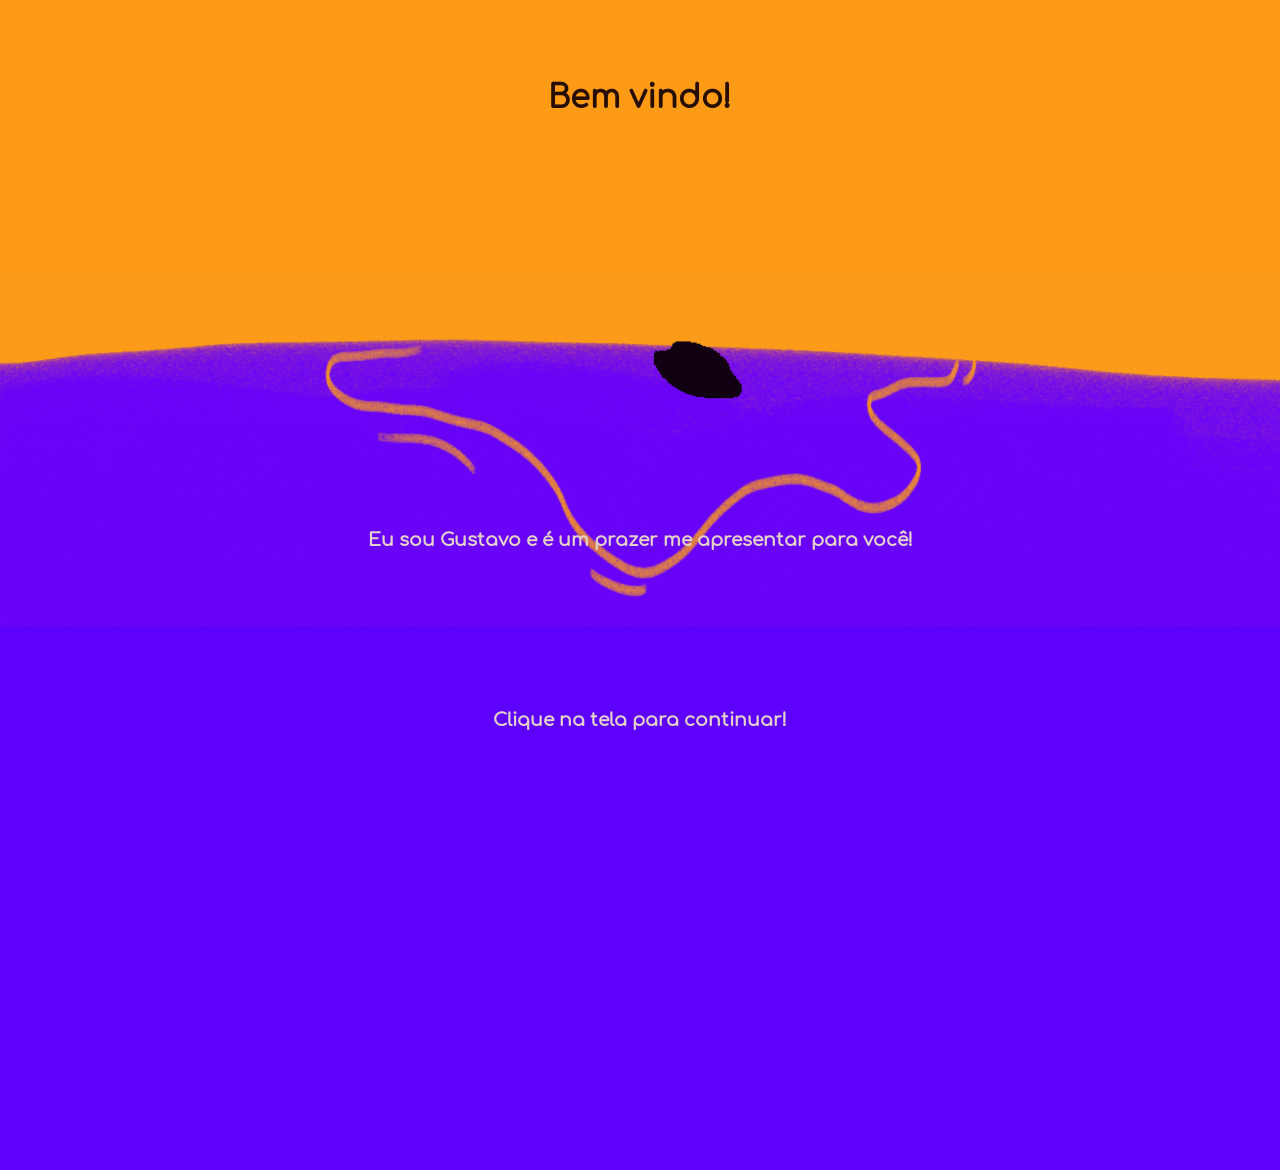
<file: index.html>
<!DOCTYPE html>
<html lang="pt-BR">
<head>
    <meta charset="UTF-8">
    <meta name="viewport" content="width=device-width, initial-scale=1.0">
    <title>Portfólio</title>
    <link rel="stylesheet" href="assets/css/style.css">
    <link rel="stylesheet" href="assets/css/primeiraAnimacao.css"> <!--Aqui ficará o estilo próprio de cada página-->
    <link rel="shortcut icon" href="assets/img/favicon/pato_mafioso.png" type="image/png">
</head>
<body>

    <div id="aguaEfeito">
        <img src="./assets/img/animatinos/agua-movendo.gif" alt="">
    </div>

    <div id="textos">
        <h1 id="textoDestaque">Bem vindo!</h1>
        <h3 id="fraseBoasVindas">Eu sou Gustavo e é um prazer me apresentar para você!</h3>
        <h3 id="textoContinuar">Clique na tela para continuar!</h3>
        <div id="patoEfeito">
            <img src="./assets/img/animatinos/pato-movendo.gif" alt="">
        </div>
    </div>

    <a href="home.html" id="aperteContinuar">
    </a>

    <div vw class="enabled">
        <div vw-access-button class="active"></div>
        <div vw-plugin-wrapper>
            <div class="vw-plugin-top-wrapper"></div>
        </div>
    </div>
    <script src="https://vlibras.gov.br/app/vlibras-plugin.js"></script>
    <script>
        new window.VLibras.Widget('https://vlibras.gov.br/app');
    </script>
</body>
</html>
</file>
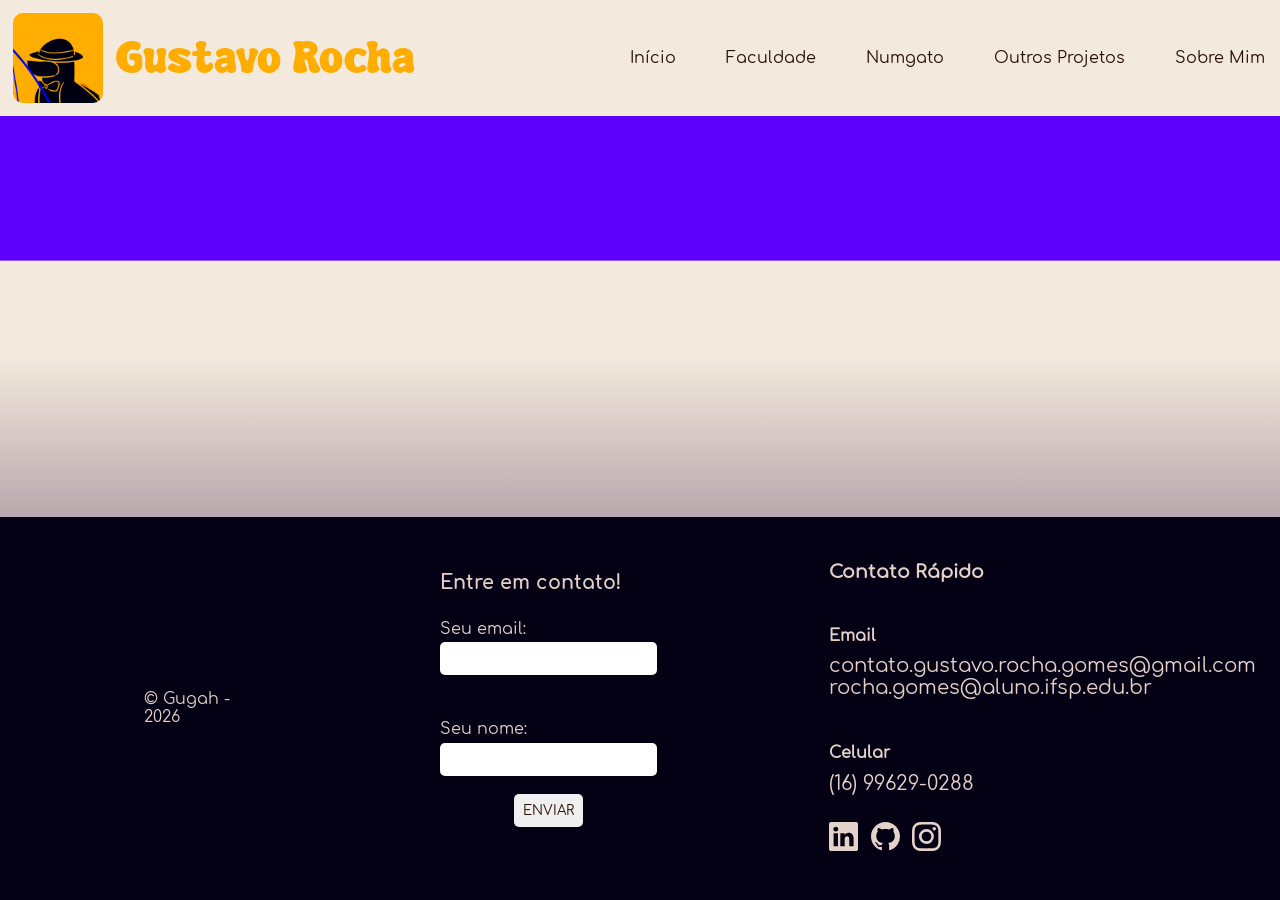
<file: base.html>
<!DOCTYPE html>
<html lang="pt-BR">
<head>
    <meta charset="UTF-8">
    <meta name="viewport" content="width=device-width, initial-scale=1.0">
    <title>Portfólio</title>
    <link rel="stylesheet" href="assets/css/style.css">
    <link rel="stylesheet" href="assets/css/home.css"> <!--Aqui ficará o estilo próprio de cada página-->
    <link rel="shortcut icon" href="/assets/img/favicon/pato_mafioso.png" type="image/png">
</head>
<body>
    
    <!-- CABEÇALHO -->
    <header>
        <!-- TITULO -->
        <section id="header-part1" class="header-contents">
            <img id="icon-cabecalho" src="/assets/img/icons/cabecalho/pato_mafioso.png" alt="">
            <p id="titulo-cabecalho">Gustavo Rocha</p>
        </section>

        <!-- NAVEGAÇÃO -->
        <section id="header-part2" class="header-contents">
            <nav id="nav-cabecalho">
                <ul id="header-lista" class="lista">
                    <li><a href="">Início</a></li>
                    <li><a href="">Faculdade</a></li>
                    <li><a href="">Numgato</a></li>
                    <li><a href="">Outros Projetos</a></li>
                    <li><a href="">Sobre Mim</a></li>
                </ul>
            </nav>
        </section>
    </header>


    <!-- CONTEÚDO PRINCIPAL -->
    <main>

    </main>


    <!-- RODAPÉ -->
    <footer>
        <!-- COPYRIGHT -->
        <section id="section-copyright">
            <p>&copy; Gugah - 2026</p>
        </section>

        <!-- CONTATO -->
        <section id="section-contato">
            <div id="contato-rapido">
                <p>Entre em contato!</p>
                <form action="https://formspree.io/f/xdajelzj" method="post">
                    <label for="email">Seu email: </label>
                    <input type="email" name="email" id="email">
                    <label for="nome">Seu nome:</label>
                    <input type="text" name="nome" id="nome">
                    <input type="submit" value="Enviar">
                </form>
            </div>
        </section>

        <!-- OUTROS CONTATOS -->
        <section id="section-outros-contatos">
            <div id="outros-contatos">
                <h3>Contato Rápido</h3>
                <!-- EMAIL -->
                <div>
                    <h4>Email</h4>
                    <p>contato.gustavo.rocha.gomes@gmail.com</p>
                    <p>rocha.gomes@aluno.ifsp.edu.br</p>
                </div>
                <!-- TELEFONE -->
                <div>
                    <h4>Celular</h4>
                    <p>(16) 99629-0288</p>
                </div>
            </div>
            <div id="nav-redes-sociais">
                <ul>
                    <li><a target="_blank" href="https://www.linkedin.com/in/gustavo-rocha-gomes"><img src="/assets/img/icons/footer/linkedin.svg" alt=""></a></li>
                    <li><a target="_blank" href="https://github.com/gugah-com-h"><img src="/assets/img/icons/footer/github.svg" alt=""></a></li>
                    <li><a target="_blank" href="https://www.instagram.com/gugah_ya"><img src="/assets/img/icons/footer/instagram.svg" alt=""></a></li>
                </ul>
            </div>
        </section>
    </footer>

</body>
</html>
</file>
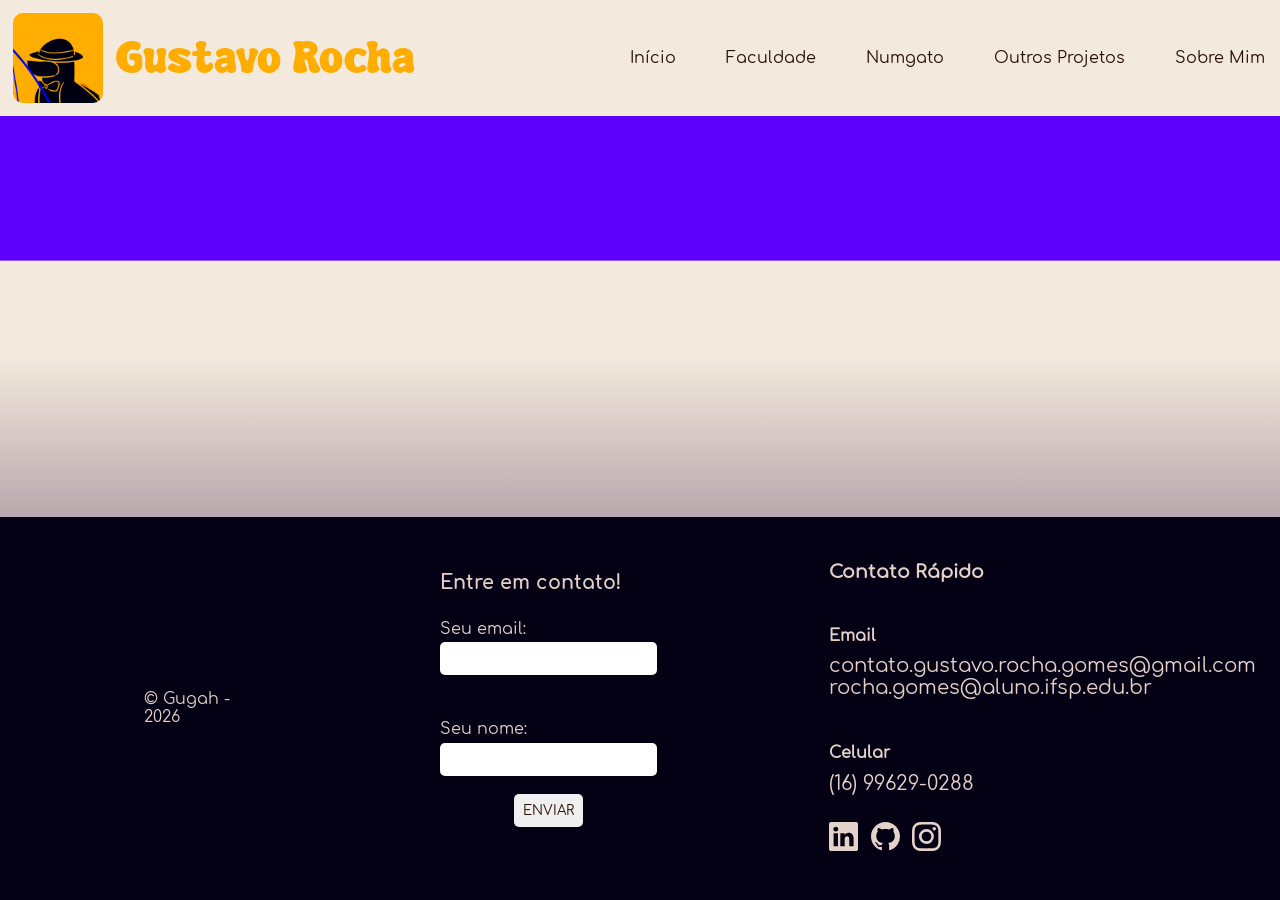
<file: faculdade.html>
<!DOCTYPE html>
<html lang="pt-BR">
<head>
    <meta charset="UTF-8">
    <meta name="viewport" content="width=device-width, initial-scale=1.0">
    <title>Portfólio</title>
    <link rel="stylesheet" href="assets/css/style.css">
    <link rel="stylesheet" href="assets/css/home.css"> <!--Aqui ficará o estilo próprio de cada página-->
    <link rel="shortcut icon" href="assets/img/favicon/pato_mafioso.png" type="image/png">
</head>
<body>
    
    <!-- CABEÇALHO -->
    <header>
        <!-- TITULO -->
        <section id="header-part1" class="header-contents">
            <img id="icon-cabecalho" src="assets/img/icons/cabecalho/pato_mafioso.png" alt="">
            <p id="titulo-cabecalho">Gustavo Rocha</p>
        </section>

        <!-- NAVEGAÇÃO -->
        <section id="header-part2" class="header-contents">
            <nav id="nav-cabecalho">
                <ul id="header-lista" class="lista">
                    <li><a href="./home.html">Início</a></li>
                    <li><a href="./faculdade.html">Faculdade</a></li>
                    <li><a href="./numgato.html">Numgato</a></li>
                    <li><a href="./outros.html">Outros Projetos</a></li>
                    <li><a href="./sobre_mim.html">Sobre Mim</a></li>
                </ul>
            </nav>
        </section>
    </header>


    <!-- CONTEÚDO PRINCIPAL -->
    <main>

    </main>


    <!-- RODAPÉ -->
    <footer>
        <!-- COPYRIGHT -->
        <section id="section-copyright">
            <p>&copy; Gugah - 2026</p>
        </section>

        <!-- CONTATO -->
        <section id="section-contato">
            <div id="contato-rapido">
                <p>Entre em contato!</p>
                <form action="https://formspree.io/f/xdajelzj" method="post">
                    <label for="email">Seu email: </label>
                    <input type="email" name="email" id="email">
                    <label for="nome">Seu nome:</label>
                    <input type="text" name="nome" id="nome">
                    <input type="submit" value="Enviar">
                </form>
            </div>
        </section>

        <!-- OUTROS CONTATOS -->
        <section id="section-outros-contatos">
            <div id="outros-contatos">
                <h3>Contato Rápido</h3>
                <!-- EMAIL -->
                <div>
                    <h4>Email</h4>
                    <p>contato.gustavo.rocha.gomes@gmail.com</p>
                    <p>rocha.gomes@aluno.ifsp.edu.br</p>
                </div>
                <!-- TELEFONE -->
                <div>
                    <h4>Celular</h4>
                    <p>(16) 99629-0288</p>
                </div>
            </div>
            <div id="nav-redes-sociais">
                <ul>
                    <li><a target="_blank" href="https://www.linkedin.com/in/gustavo-rocha-gomes"><img src="assets/img/icons/footer/linkedin.svg" alt=""></a></li>
                    <li><a target="_blank" href="https://github.com/gugah-com-h"><img src="assets/img/icons/footer/github.svg" alt=""></a></li>
                    <li><a target="_blank" href="https://www.instagram.com/gugah_ya"><img src="assets/img/icons/footer/instagram.svg" alt=""></a></li>
                </ul>
            </div>
        </section>
    </footer>

    <div vw class="enabled">
        <div vw-access-button class="active"></div>
        <div vw-plugin-wrapper>
            <div class="vw-plugin-top-wrapper"></div>
        </div>
    </div>
    <script src="https://vlibras.gov.br/app/vlibras-plugin.js"></script>
    <script>
        new window.VLibras.Widget('https://vlibras.gov.br/app');
    </script>
</body>
</html>
</file>
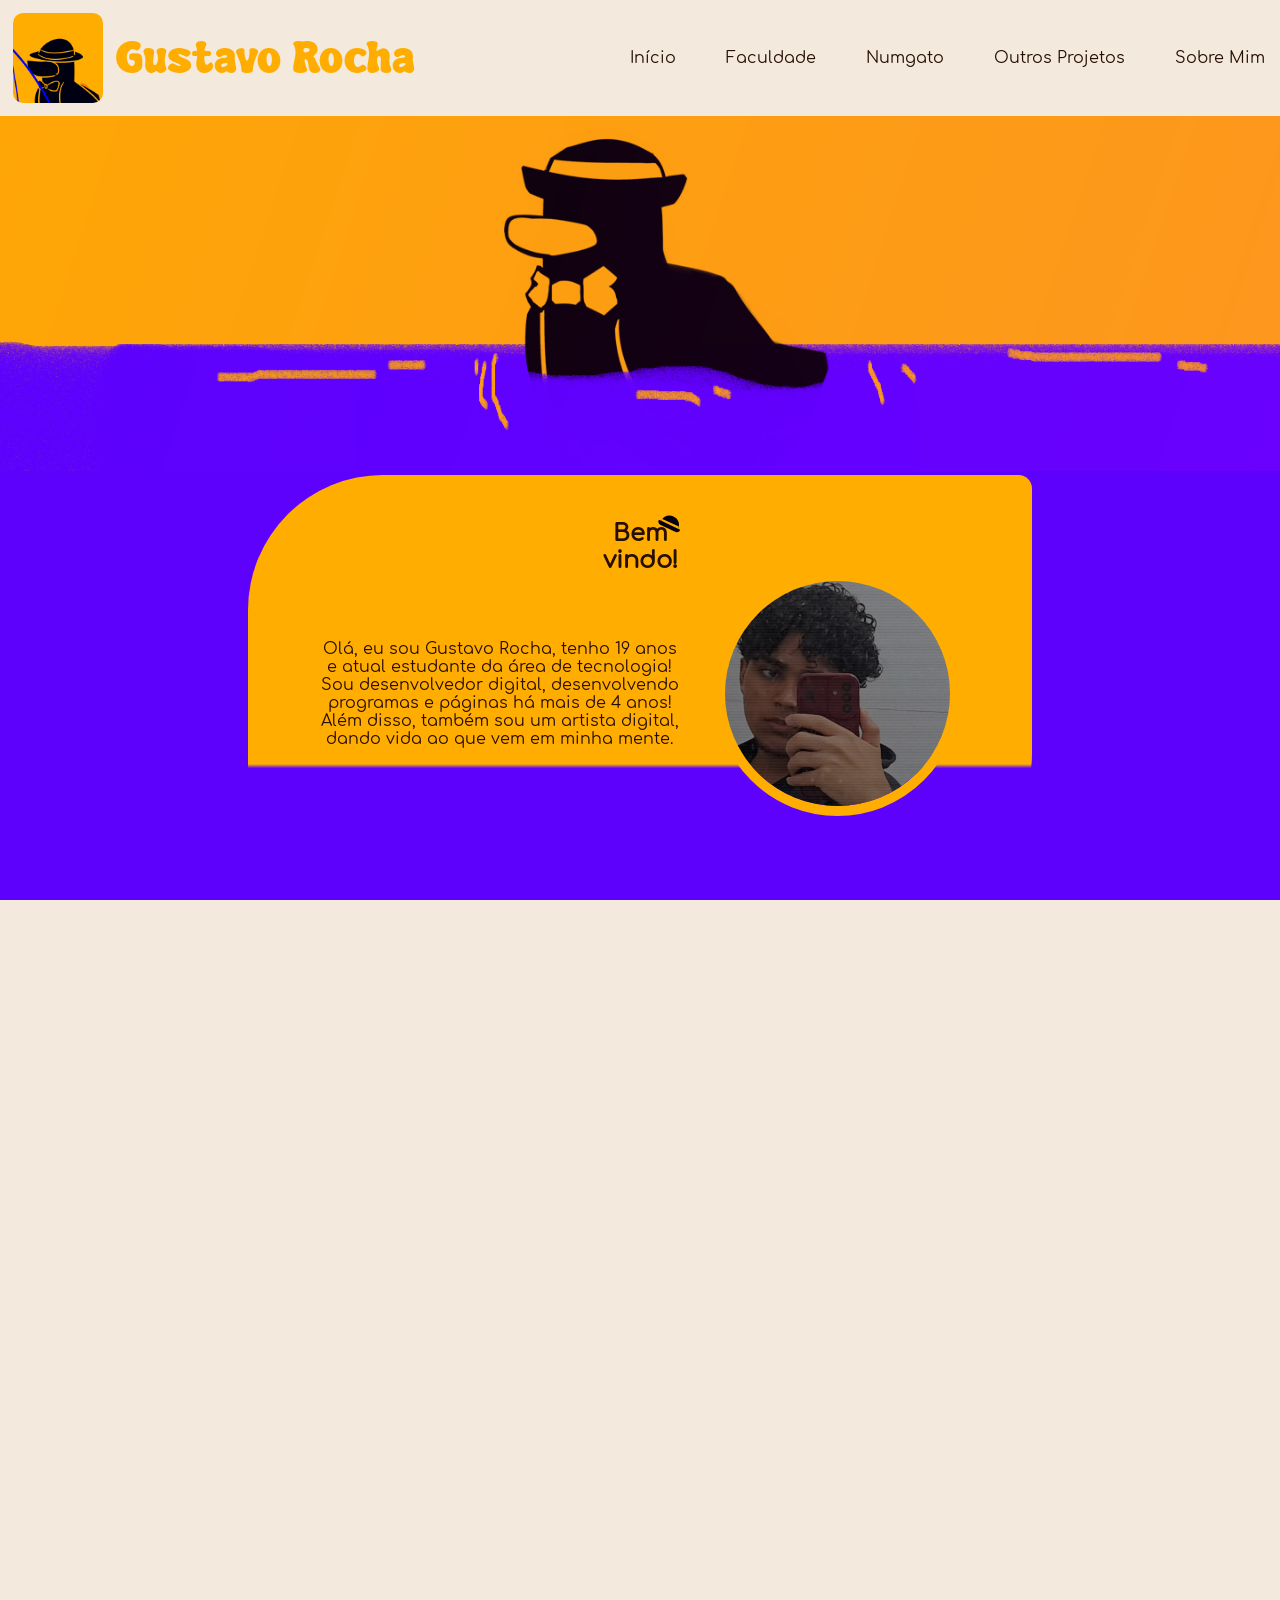
<file: home.html>
<!DOCTYPE html>
<html lang="pt-BR">
<head>
    <meta charset="UTF-8">
    <meta name="viewport" content="width=device-width, initial-scale=1.0">
    <title>Portfólio</title>
    <link rel="stylesheet" href="assets/css/style.css">
    <link rel="stylesheet" href="assets/css/home.css"> <!--Aqui ficará o estilo próprio de cada página-->
    <link rel="shortcut icon" href="assets/img/favicon/pato_mafioso.png" type="image/png">
</head>
<body>
    
    <!-- CABEÇALHO -->
    <header>
        <!-- TITULO -->
        <section id="header-part1" class="header-contents">
            <img id="icon-cabecalho" src="assets/img/icons/cabecalho/pato_mafioso.png" alt="">
            <p id="titulo-cabecalho">Gustavo Rocha</p>
        </section>

        <!-- NAVEGAÇÃO -->
        <section id="header-part2" class="header-contents">
            <nav id="nav-cabecalho">
                <ul id="header-lista" class="lista">
                    <li><a href="./home.html">Início</a></li>
                    <li><a href="./faculdade.html">Faculdade</a></li>
                    <li><a href="./numgato.html">Numgato</a></li>
                    <li><a href="./outros.html">Outros Projetos</a></li>
                    <li><a href="./sobre_mim.html">Sobre Mim</a></li>
                </ul>
            </nav>
        </section>
    </header>


    <!-- CONTEÚDO PRINCIPAL -->
    <main>
        <!-- BANNER -->
        <section id="banner">
            <img id="patoBanner" src="./assets/img/banners/PatoBanner.png" alt="Imagem lúdica de um pato com chapéu boiando na água.">
        </section>

        <!-- APRESENTAÇÃO -->
        <section id="apresentacaoPrincipal">
            <div id="tituloApresentacao">
                <h1>Bem vindo!</h1>
                <img src="./assets/img/icons/Chapeu.svg" id="chapeuTexto" alt="">
            </div>

            <div id="textoApresentacao">
                <p>Olá, eu sou Gustavo Rocha, tenho 19 anos e atual estudante da área de tecnologia! Sou desenvolvedor digital, desenvolvendo programas e páginas há mais de 4 anos! Além disso, também sou um artista digital, dando vida ao que vem em minha mente.</p>
                <img src="./assets/img/icons/apresentacao/foto_eu.jpeg" alt="">
            </div>
        </section>

        <section id="secaoProjetos">
            <h1>Meus Projetos</h1>
        </section>

        <!-- CARDS -->
        <section id="cardsProjetos">

            <section id="cardFaculdade" class="card">

                <!-- ============ METADE 1 ============ -->
                <div class="cardMetade1">
                    <!-- TITULO -->
                    <div class="tituloProjeto">
                        <h3>Faculdade</h3>
                    </div>

                    <!-- DESCRICAO -->
                    <div class="descricaoProjeto">
                        <p>Em todo momento do meu curso superior eu necessito de realizar projetos, tanto em grupo, quanto individuais.</p>
                    </div>

                    <div class="btnProjeto">
                        <button><a href="./faculdade.html">Saiba mais</a></button>
                    </div>
                </div>

                <!-- ============ METADE 2 ============ -->
                 <div class="cardMetade2">
                    <!-- IMAGEM -->
                    <div class="imgProjeto">
                        <img src="./assets/img/cards/faculdade.png" alt="">
                    </div>
                 </div>
            </section>

            <section id="cardNumgato" class="card">

                <!-- ============ METADE 2 ============ -->
                 <div class="cardMetade2">
                    <!-- IMAGEM -->
                    <div class="imgProjeto">
                        <img src="./assets/img/cards/numgato.png" alt="">
                    </div>
                 </div>

                <!-- ============ METADE 1 ============ -->
                <div class="cardMetade1">
                    <!-- TITULO -->
                    <div class="tituloProjeto">
                        <h3>Numgato</h3>
                    </div>

                    <!-- DESCRICAO -->
                    <div class="descricaoProjeto">
                        <p>Numgato originalmente foi meu projeto de TCC do Ensino Médio Técnico, que tem como objetivo principal auxiliar no estudo de matemática de crianças pequenas de maneira lúdica.</p>
                    </div>

                    <div class="btnProjeto">
                        <button><a href="./numgato.html">Saiba mais</a></button>
                    </div>
                </div>

            </section>

            <section id="cardOutros" class="card">

                <!-- ============ METADE 1 ============ -->
                <div class="cardMetade1">
                    <!-- TITULO -->
                    <div class="tituloProjeto">
                        <h3>Outros Projetos</h3>
                    </div>

                    <!-- DESCRICAO -->
                    <div class="descricaoProjeto">
                        <p>Além dos projetos comuns que realizei na escola e faculdade, também possuo pequenos projetos que desenvolvo no tempo livre.</p>
                    </div>

                    <div class="btnProjeto">
                        <button><a href="./outros.html">Saiba mais</a></button>
                    </div>
                </div>

                <!-- ============ METADE 2 ============ -->
                 <div class="cardMetade2">
                    <!-- IMAGEM -->
                    <div class="imgProjeto">
                        <img src="./assets/img/cards/outros.png" alt="">
                    </div>
                 </div>
            </section>

        </section>

        <!-- ANIMAÇÃO -->
        <div id="transicaoBackground">
        </div>
        <div id="transicaoAgua">
            <img src="assets/img/animatinos/agua-movendo-transparente.gif" alt="">
        </div>
    </main>


    <!-- RODAPÉ -->
    <footer>
        <!-- COPYRIGHT -->
        <section id="section-copyright">
            <p>&copy; Gugah - 2026</p>
        </section>

        <!-- CONTATO -->
        <section id="section-contato">
            <div id="contato-rapido">
                <p>Entre em contato!</p>
                <form action="https://formspree.io/f/xdajelzj" method="post">
                    <label for="email">Seu email: </label>
                    <input type="email" name="email" id="email">
                    <label for="nome">Seu nome:</label>
                    <input type="text" name="nome" id="nome">
                    <input type="submit" value="Enviar">
                </form>
            </div>
        </section>

        <!-- OUTROS CONTATOS -->
        <section id="section-outros-contatos">
            <div id="outros-contatos">
                <h3>Contato Rápido</h3>
                <!-- EMAIL -->
                <div>
                    <h4>Email</h4>
                    <p>contato.gustavo.rocha.gomes@gmail.com</p>
                    <p>rocha.gomes@aluno.ifsp.edu.br</p>
                </div>
                <!-- TELEFONE -->
                <div>
                    <h4>Celular</h4>
                    <p>(16) 99629-0288</p>
                </div>
            </div>
            <div id="nav-redes-sociais">
                <ul>
                    <li><a target="_blank" href="https://www.linkedin.com/in/gustavo-rocha-gomes"><img src="assets/img/icons/footer/linkedin.svg" alt=""></a></li>
                    <li><a target="_blank" href="https://github.com/gugah-com-h"><img src="assets/img/icons/footer/github.svg" alt=""></a></li>
                    <li><a target="_blank" href="https://www.instagram.com/gugah_ya"><img src="assets/img/icons/footer/instagram.svg" alt=""></a></li>
                </ul>
            </div>
        </section>
    </footer>

    <div vw class="enabled">
        <div vw-access-button class="active"></div>
        <div vw-plugin-wrapper>
            <div class="vw-plugin-top-wrapper"></div>
        </div>
    </div>
    <script src="https://vlibras.gov.br/app/vlibras-plugin.js"></script>
    <script>
        new window.VLibras.Widget('https://vlibras.gov.br/app');
    </script>
</body>
</html>
</file>
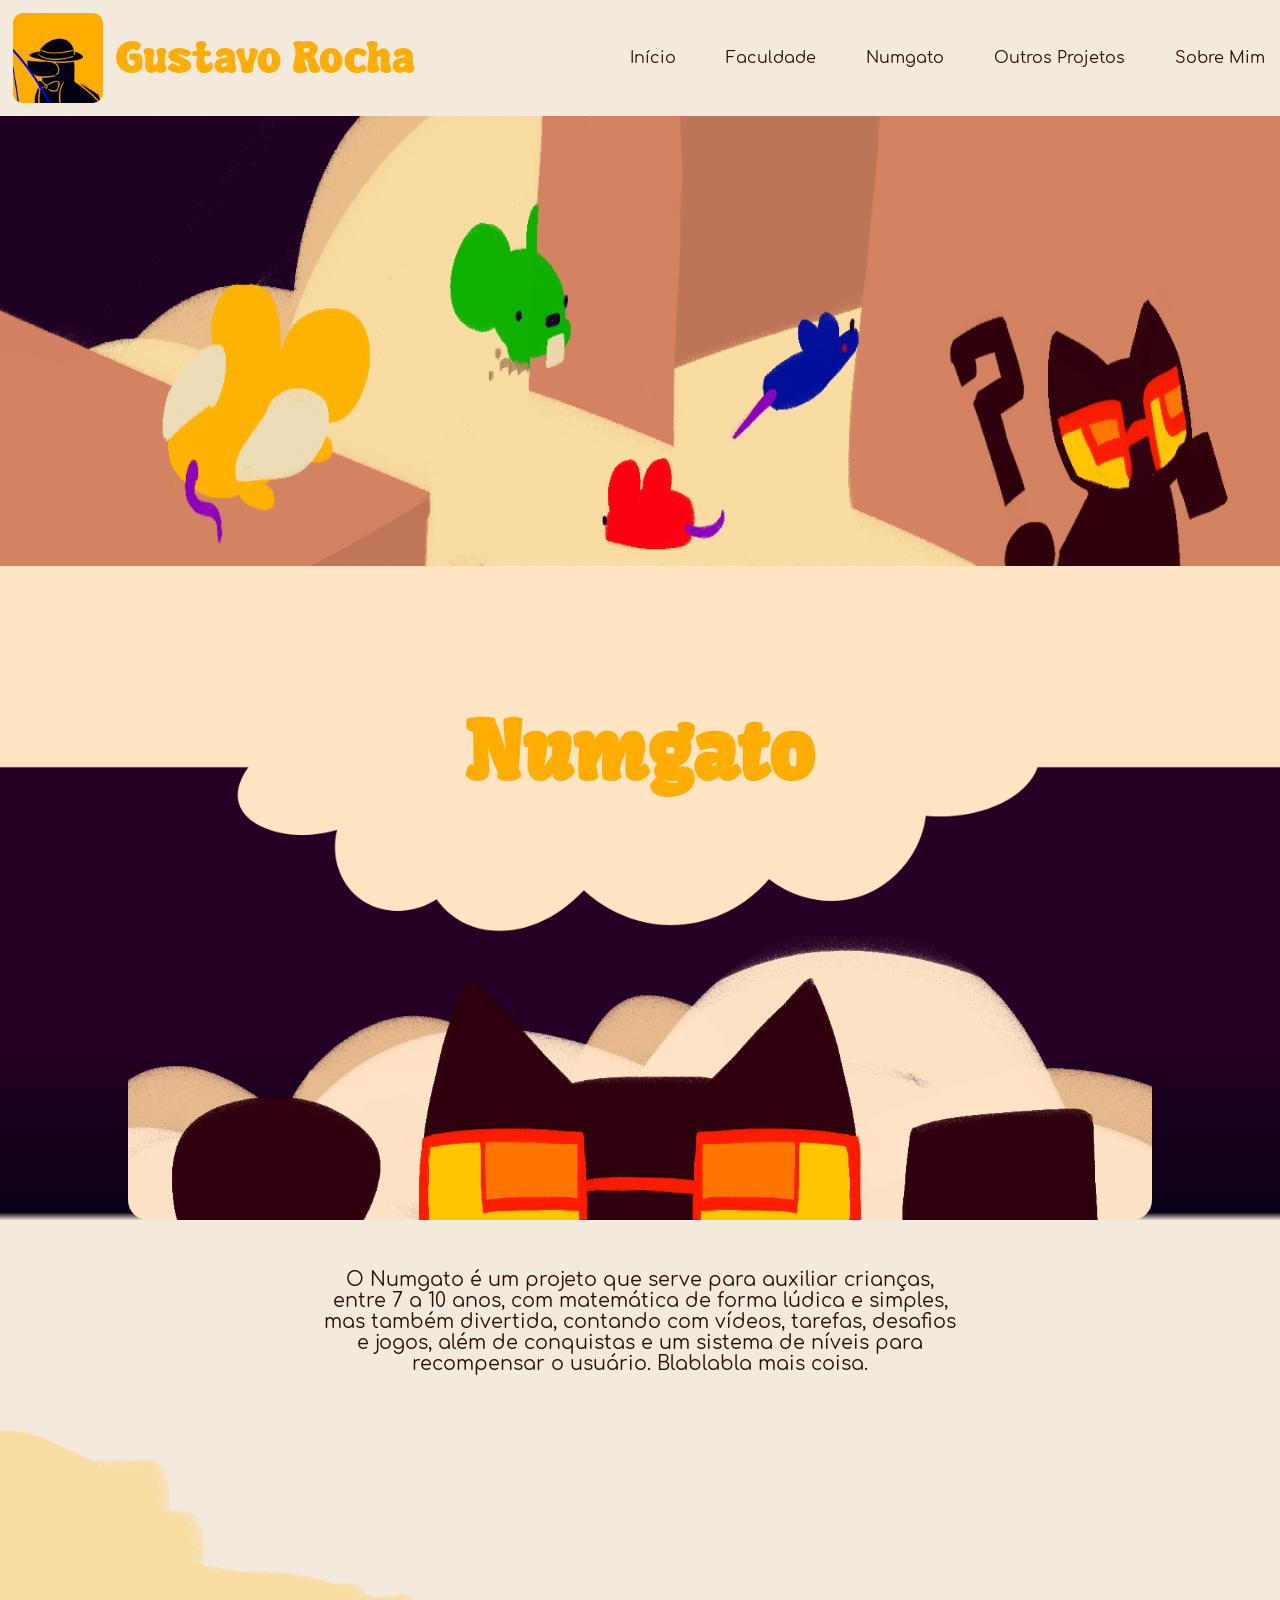
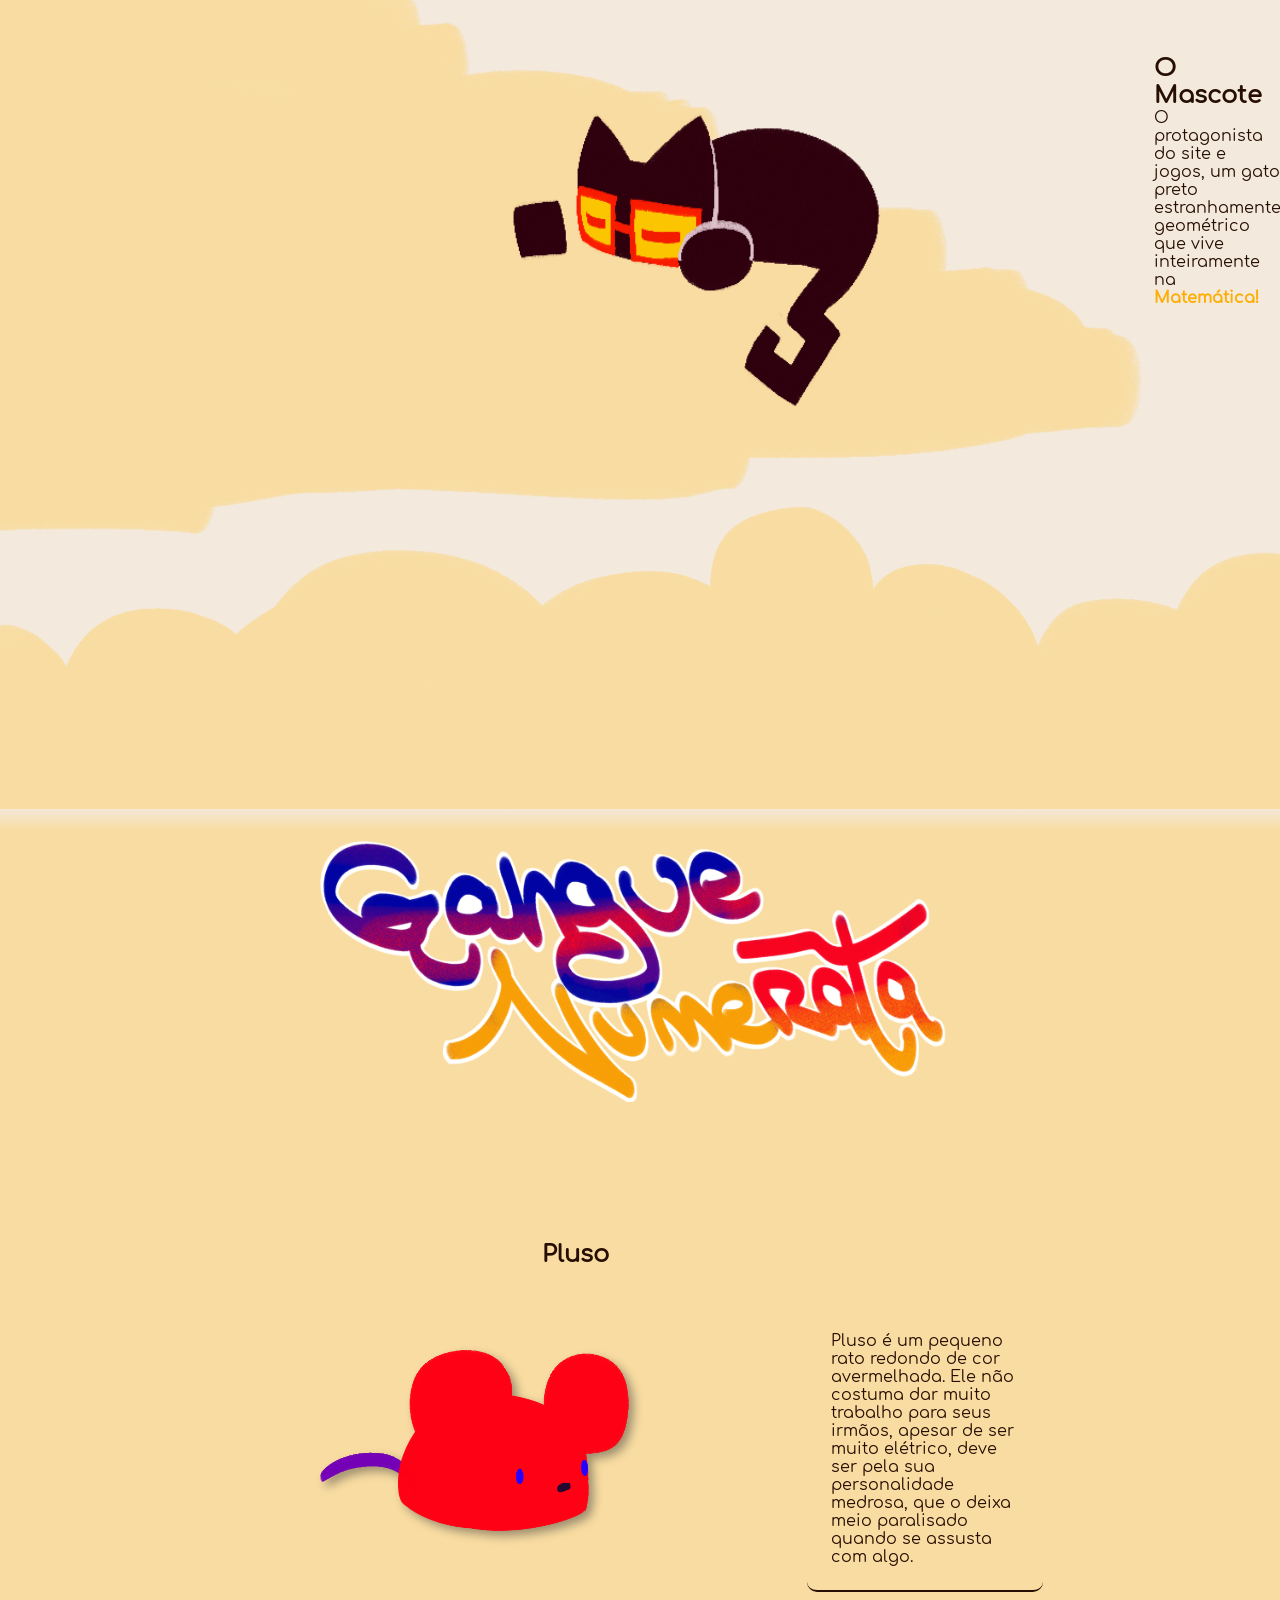
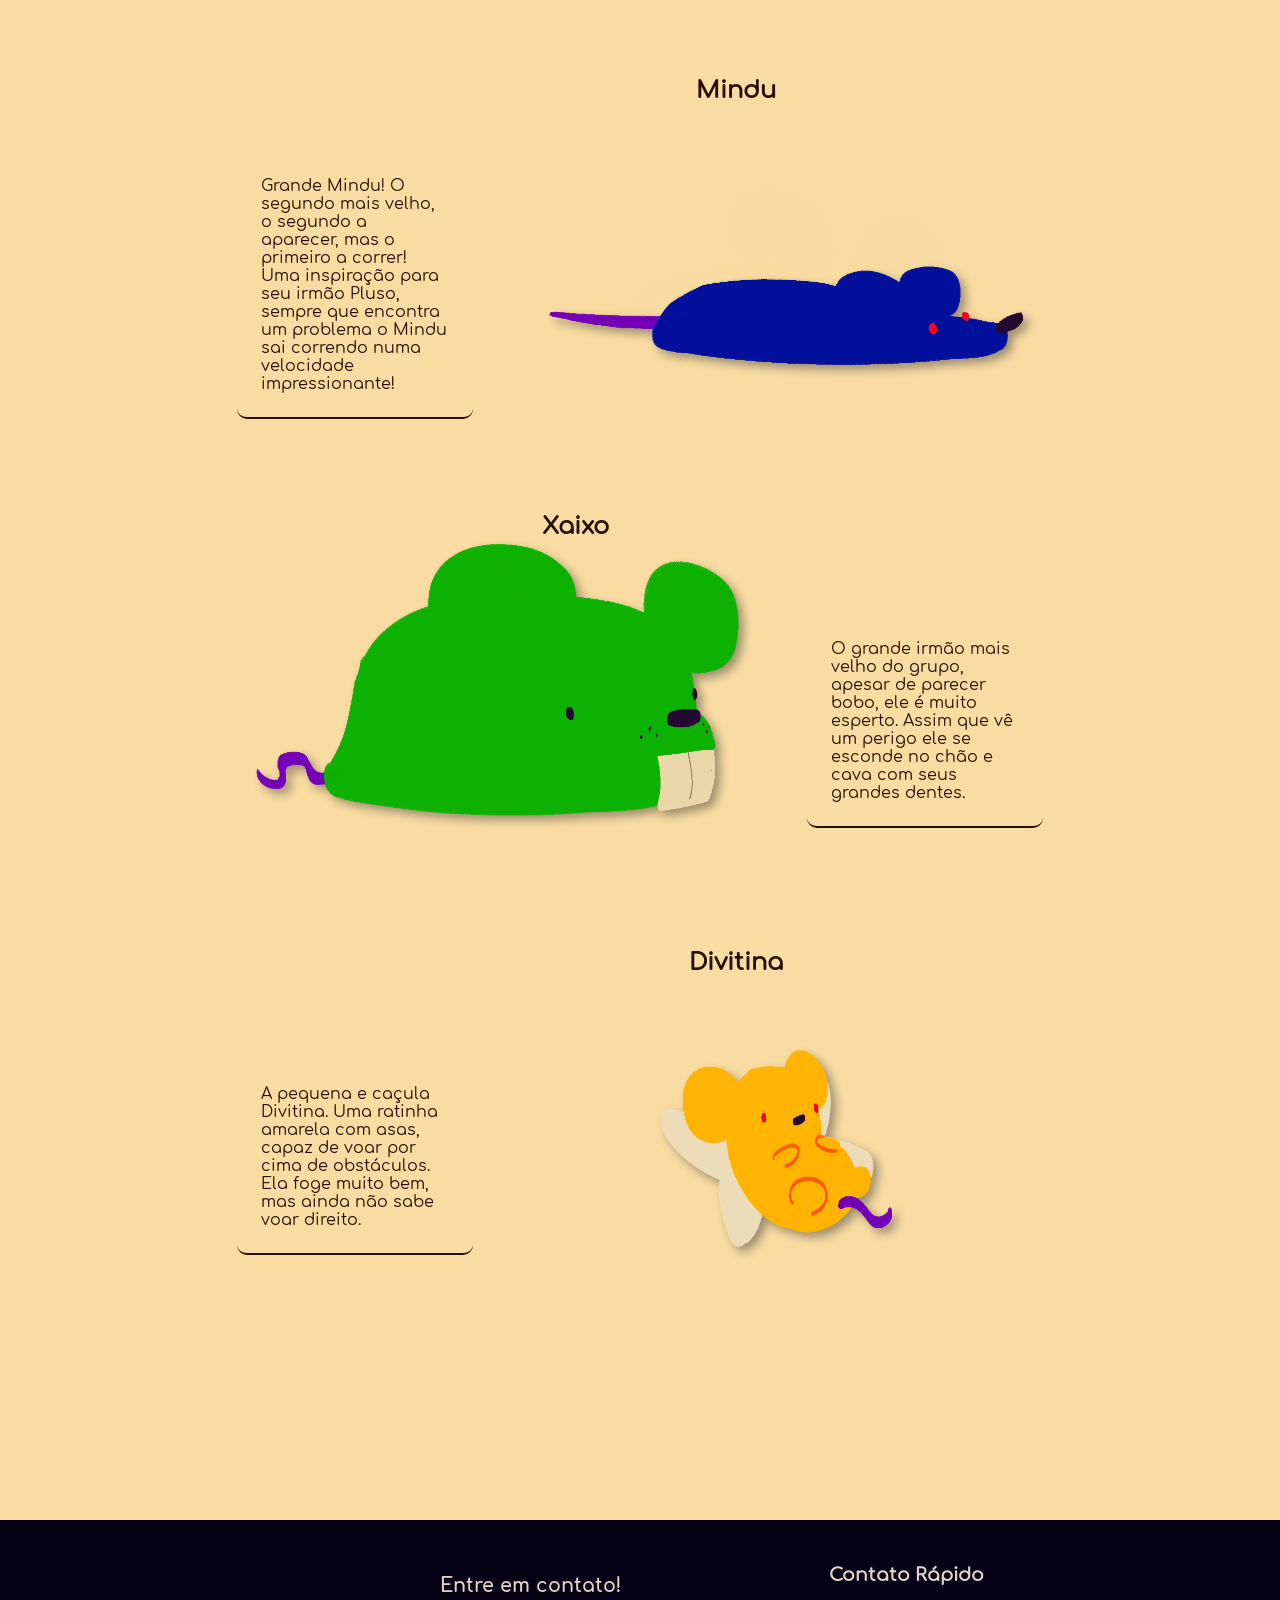
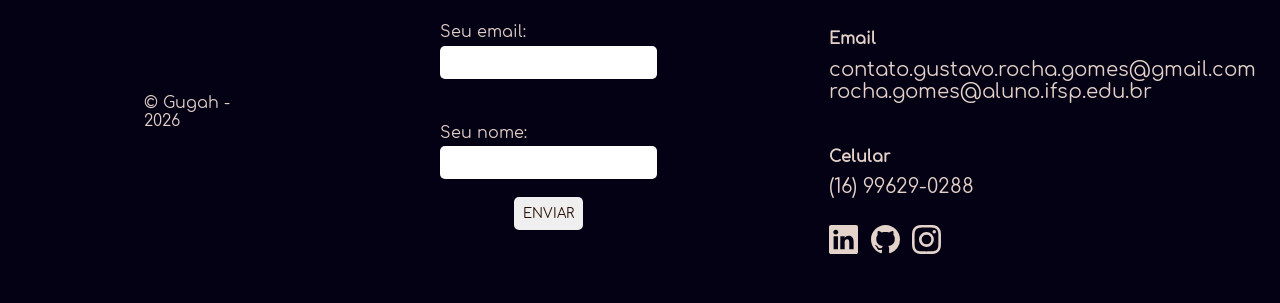
<file: numgato.html>
<!DOCTYPE html>
<html lang="pt-BR">
<head>
    <meta charset="UTF-8">
    <meta name="viewport" content="width=device-width, initial-scale=1.0">
    <title>Portfólio</title>
    <link rel="stylesheet" href="assets/css/style.css">
    <link rel="stylesheet" href="assets/css/numgato.css"> <!--Aqui ficará o estilo próprio de cada página-->
    <link rel="shortcut icon" href="assets/img/favicon/pato_mafioso.png" type="image/png">
</head>
<body>
    
    <!-- CABEÇALHO -->
    <header>
        <!-- TITULO -->
        <section id="header-part1" class="header-contents">
            <img id="icon-cabecalho" src="assets/img/icons/cabecalho/pato_mafioso.png" alt="">
            <p id="titulo-cabecalho">Gustavo Rocha</p>
        </section>

        <!-- NAVEGAÇÃO -->
        <section id="header-part2" class="header-contents">
            <nav id="nav-cabecalho">
                <ul id="header-lista" class="lista">
                    <li><a href="./home.html">Início</a></li>
                    <li><a href="./faculdade.html">Faculdade</a></li>
                    <li><a href="./numgato.html">Numgato</a></li>
                    <li><a href="./outros.html">Outros Projetos</a></li>
                    <li><a href="./sobre_mim.html">Sobre Mim</a></li>
                </ul>
            </nav>
        </section>
    </header>


    <!-- CONTEÚDO PRINCIPAL -->
    <main>

        <section id="imagemPrincipal">
            <img id="numgatoBanner" src="./assets/img/banners/bannerNumgato.png" alt="">
        </section>

        <section id="apresentacao">
            <div>
                <h1 id="tituloApresentacao">Numgato</h1>
                <img src="./assets/img/banners/numgatoCurioso.png" alt="">
            </div>
            <p>O Numgato é um projeto que serve para auxiliar crianças, entre 7 a 10 anos, com matemática de forma lúdica e simples, mas também divertida, contando com vídeos, tarefas, desafios e jogos, além de conquistas e um sistema de níveis para recompensar o usuário. Blablabla mais coisa.</p>
        </section>

        <section id="mascote">
            <div id="divMascote">
                <img src="./assets/img/banners/mascoteNumgato.png" alt="">
            </div>
            <div id="textosMascote">
                <h1>O Mascote</h1>
                <p>O protagonista do site e jogos, um gato preto estranhamente geométrico que vive inteiramente na <b>Matemática!</b></p>
            </div>
        </section>

        <section id="gangue">

            <img src="./assets/img/backgrounds/nuvemBackground.png" alt="">

            <div id="gangueBanner">
                <img src="./assets/img/banners/gangueNumeRATA.png" title="Titulo da sessão: Gangue Numerata" alt="Gangue Numerata">
            </div>

            <div class="ratoDiv">
                <div class="divRatoPt1">
                    <h2 id="pluso">Pluso</h2>
                    <h1></h1>
                    <h1></h1>
                </div>  
                <div class="divRatoPt2">
                    <div><img src="./assets/img/cards/pluso.png" alt=""></div>
                    <div><p>Pluso é um pequeno rato redondo de cor avermelhada. Ele não costuma dar muito trabalho para seus irmãos, apesar de ser muito elétrico, deve ser pela sua personalidade medrosa, que o deixa meio paralisado quando se assusta com algo.</p></div>
                </div>
            </div>

            <div class="ratoDiv">
                <div class="divRatoPt1">
                    <h1></h1>
                    <h1></h1>
                    <h1></h1>
                    <h2 id="mindu">Mindu</h2>
                </div>  
                <div class="divRatoPt2">
                    <div><p>Grande Mindu! O segundo mais velho, o segundo a aparecer, mas o primeiro a correr! Uma inspiração para seu irmão Pluso, sempre que encontra um problema o Mindu sai correndo numa velocidade impressionante!</p></div>
                    <div><img src="./assets/img/cards/mindu.png" alt=""></div>
                </div>
            </div>

            <div class="ratoDiv">
                <div class="divRatoPt1">
                    <h2 id="xaixo">Xaixo</h2>
                    <h1></h1>
                    <h1></h1>
                </div>  
                <div class="divRatoPt2">
                    <div><img src="./assets/img/cards/xaixo.png" alt=""></div>
                    <div><p>O grande irmão mais velho do grupo, apesar de parecer bobo, ele é muito esperto. Assim que vê um perigo ele se esconde no chão e cava com seus grandes dentes.</p></div>
                </div>
            </div>

            <div class="ratoDiv">
                <div class="divRatoPt1">
                    <h1></h1>
                    <h1></h1>
                    <h1></h1>
                    <h2 id="divitina">Divitina</h2>
                </div>  
                <div class="divRatoPt2">
                    <div><p>A pequena e caçula Divitina. Uma ratinha amarela com asas, capaz de voar por cima de obstáculos. Ela foge muito bem, mas ainda não sabe voar direito.</p></div>
                    <div><img src="./assets/img/cards/divitina.png" alt=""></div>
                </div>
            </div>
        </section>

    </main>


    <!-- RODAPÉ -->
    <footer>
        <!-- COPYRIGHT -->
        <section id="section-copyright">
            <p>&copy; Gugah - 2026</p>
        </section>

        <!-- CONTATO -->
        <section id="section-contato">
            <div id="contato-rapido">
                <p>Entre em contato!</p>
                <form action="https://formspree.io/f/xdajelzj" method="post">
                    <label for="email">Seu email: </label>
                    <input type="email" name="email" id="email">
                    <label for="nome">Seu nome:</label>
                    <input type="text" name="nome" id="nome">
                    <input type="submit" value="Enviar">
                </form>
            </div>
        </section>

        <!-- OUTROS CONTATOS -->
        <section id="section-outros-contatos">
            <div id="outros-contatos">
                <h3>Contato Rápido</h3>
                <!-- EMAIL -->
                <div>
                    <h4>Email</h4>
                    <p>contato.gustavo.rocha.gomes@gmail.com</p>
                    <p>rocha.gomes@aluno.ifsp.edu.br</p>
                </div>
                <!-- TELEFONE -->
                <div>
                    <h4>Celular</h4>
                    <p>(16) 99629-0288</p>
                </div>
            </div>
            <div id="nav-redes-sociais">
                <ul>
                    <li><a target="_blank" href="https://www.linkedin.com/in/gustavo-rocha-gomes"><img src="assets/img/icons/footer/linkedin.svg" alt=""></a></li>
                    <li><a target="_blank" href="https://github.com/gugah-com-h"><img src="assets/img/icons/footer/github.svg" alt=""></a></li>
                    <li><a target="_blank" href="https://www.instagram.com/gugah_ya"><img src="assets/img/icons/footer/instagram.svg" alt=""></a></li>
                </ul>
            </div>
        </section>
    </footer>

    <div vw class="enabled">
        <div vw-access-button class="active"></div>
        <div vw-plugin-wrapper>
            <div class="vw-plugin-top-wrapper"></div>
        </div>
    </div>
    <script src="https://vlibras.gov.br/app/vlibras-plugin.js"></script>
    <script>
        new window.VLibras.Widget('https://vlibras.gov.br/app');
    </script>
</body>
</html>
</file>
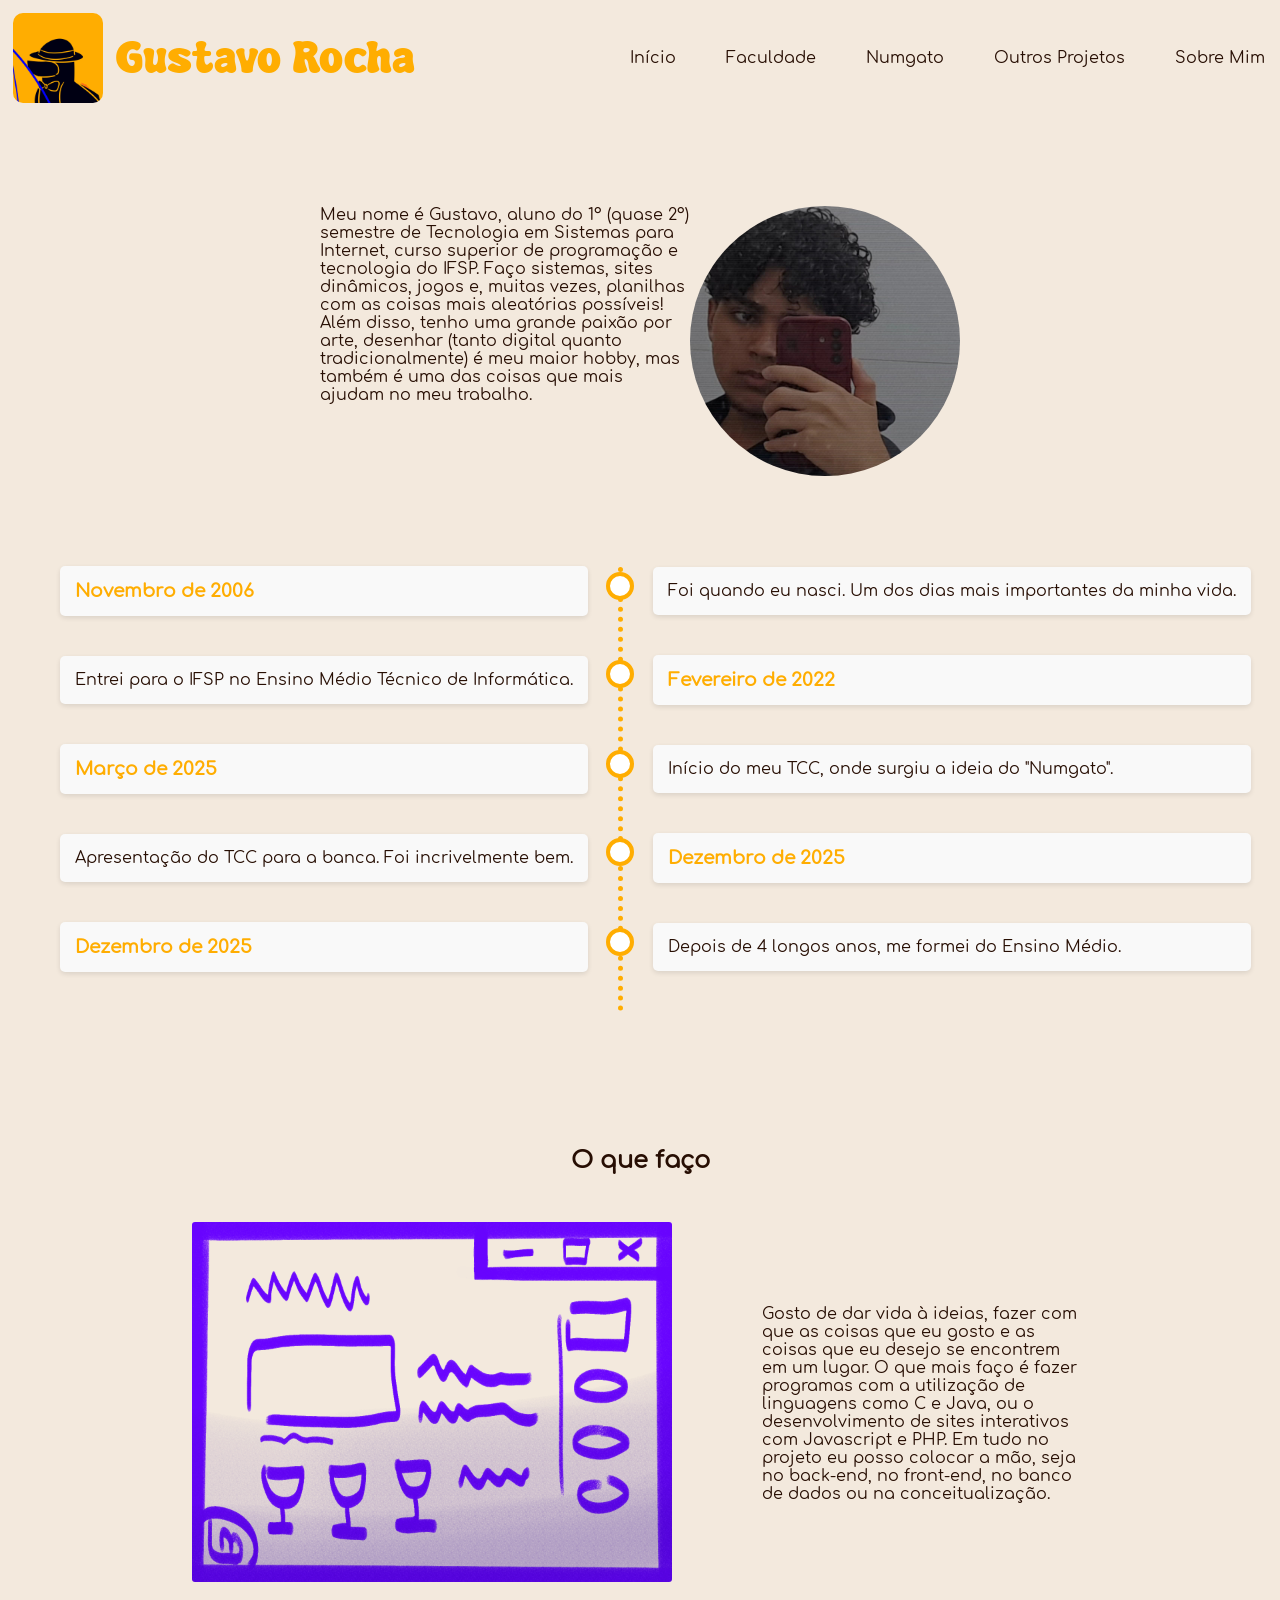
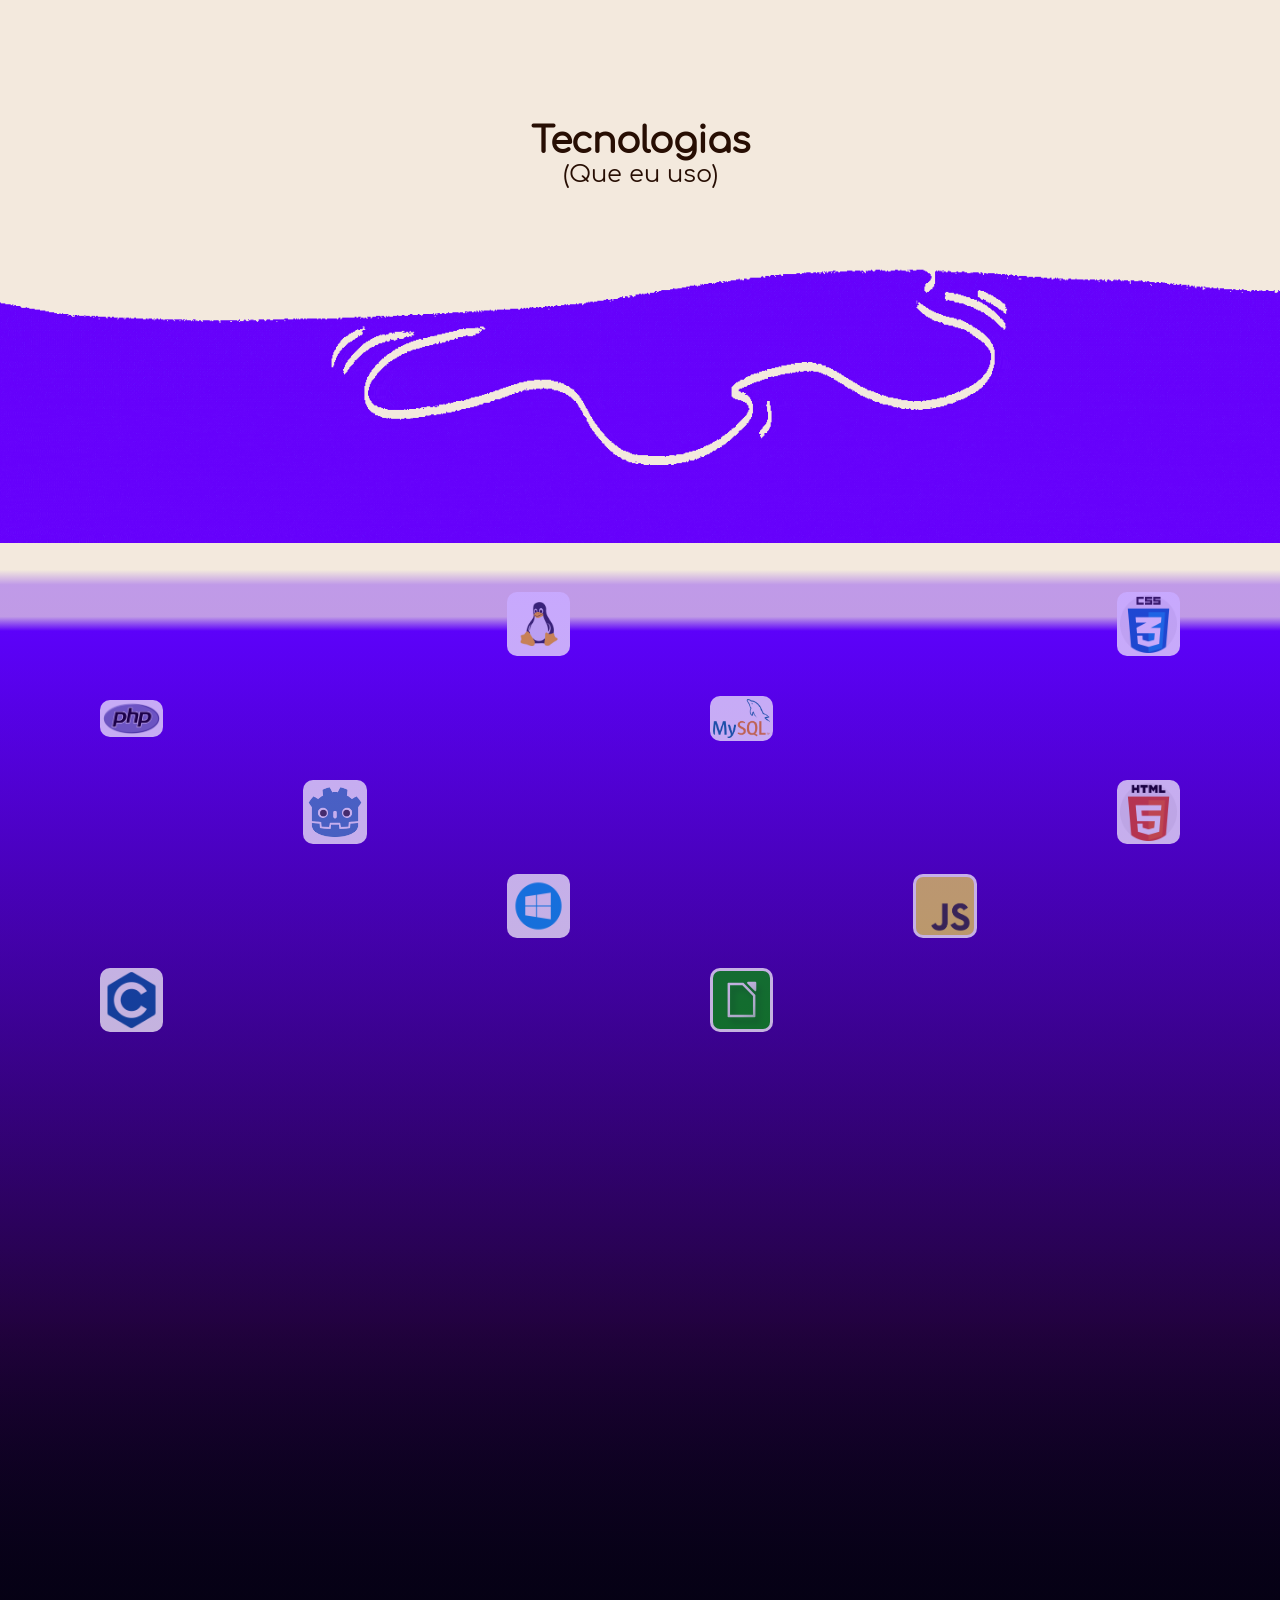
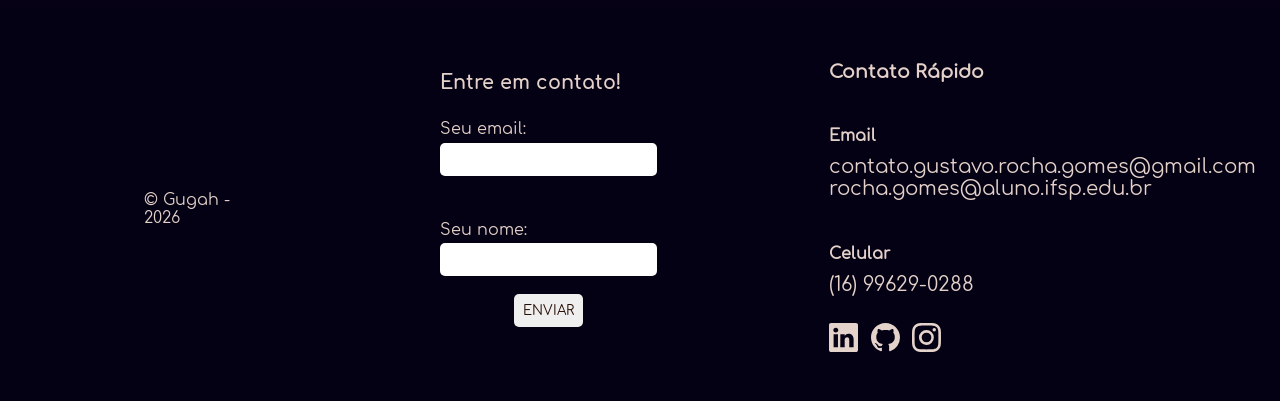
<file: sobre_mim.html>
<!DOCTYPE html>
<html lang="pt-BR">
<head>
    <meta charset="UTF-8">
    <meta name="viewport" content="width=device-width, initial-scale=1.0">
    <title>Portfólio</title>
    <link rel="stylesheet" href="assets/css/style.css">
    <link rel="stylesheet" href="assets/css/sobre_mim.css"> <!--Aqui ficará o estilo próprio de cada página-->
    <link rel="shortcut icon" href="assets/img/favicon/pato_mafioso.png" type="image/png">
</head>
<body>
    
    <!-- CABEÇALHO -->
    <header>
        <!-- TITULO -->
        <section id="header-part1" class="header-contents">
            <img id="icon-cabecalho" src="assets/img/icons/cabecalho/pato_mafioso.png" alt="">
            <p id="titulo-cabecalho">Gustavo Rocha</p>
        </section>

        <!-- NAVEGAÇÃO -->
        <section id="header-part2" class="header-contents">
            <nav id="nav-cabecalho">
                <ul id="header-lista" class="lista">
                    <li><a href="./home.html">Início</a></li>
                    <li><a href="./faculdade.html">Faculdade</a></li>
                    <li><a href="./numgato.html">Numgato</a></li>
                    <li><a href="./outros.html">Outros Projetos</a></li>
                    <li><a href="./sobre_mim.html">Sobre Mim</a></li>
                </ul>
            </nav>
        </section>
    </header>


    <!-- CONTEÚDO PRINCIPAL -->
    <main>

        <section id="resumoProfissional">
            <p>Meu nome é Gustavo, aluno do 1º (quase 2º) semestre de Tecnologia em Sistemas para Internet, curso superior de programação e tecnologia do IFSP. Faço sistemas, sites dinâmicos, jogos e, muitas vezes, planilhas com as coisas mais aleatórias possíveis! Além disso, tenho uma grande paixão por arte, desenhar (tanto digital quanto tradicionalmente) é meu maior hobby, mas também é uma das coisas que mais ajudam no meu trabalho.</p>
            <img src="./assets/img/icons/apresentacao/foto_eu.jpeg" alt="">
        </section>


        <section id="timelineProfissional">
            <!-- TUDO QUE FICA DO LADO ESQUERDO -->
            <div id="linha1" class="linha-do-tempo">
                <!-- naci -->
                <div class="evento">
                    <div class="conteudo">
                        <h3>Novembro de 2006</h3>
                    </div>
                </div>
                
                <!-- ifei -->
                <div class="evento">
                    <div class="conteudo">
                        <p>Entrei para o IFSP no Ensino Médio Técnico de Informática.</p>
                    </div>
                </div>

                <!-- numgatei -->
                <div class="evento">
                    <div class="conteudo">
                        <h3>Março de 2025</h3>
                    </div>
                </div>

                <!-- apresentei -->
                <div class="evento">
                    <div class="conteudo">
                        <p>Apresentação do TCC para a banca. Foi incrivelmente bem.</p>
                    </div>
                </div>

                <!-- formei -->
                <div class="evento">
                    <div class="conteudo">
                        <h3>Dezembro de 2025</h3>
                    </div>
                </div>
            </div>

            <!-- TUDO QUE FICA DO LADO DIREITO -->
            <div id="linha2" class="linha-do-tempo">
                <!-- naci -->
                <div class="evento">
                    <div class="marcador"></div>
                    <div class="conteudo">
                        <p>Foi quando eu nasci. Um dos dias mais importantes da minha vida.</p>
                    </div>
                </div>
                
                <!-- ifei -->
                <div class="evento">
                    <div class="marcador"></div>
                    <div class="conteudo">
                        <h3>Fevereiro de 2022</h3>
                    </div>
                </div>

                <!-- numgatei -->
                <div class="evento">
                    <div class="marcador"></div>
                    <div class="conteudo">
                        <p>Início do meu TCC, onde surgiu a ideia do "Numgato".</p>
                    </div>
                </div>

                <!-- apresentei -->
                <div class="evento">
                    <div class="marcador"></div>
                    <div class="conteudo">
                        <h3>Dezembro de 2025</h3>
                    </div>
                </div>

                <!-- formei -->
                <div class="evento">
                    <div class="marcador"></div>
                    <div class="conteudo">
                        <p>Depois de 4 longos anos, me formei do Ensino Médio.</p>
                    </div>
                </div>
            </div>

        </section>


        <section id="oqFaco">
            <div id="tituloFaco">
                <h1>O que faço</h1>
            </div>

            <section id="flexFaco">
                <div id="imagemFaco">
                    <img src="./assets/img/cards/imagem-oq-faco.png" alt="">
                </div>

                <div id="textoFaco">
                    <p>Gosto de dar vida à ideias, fazer com que as coisas que eu gosto e as coisas que eu desejo se encontrem em um lugar. O que mais faço é fazer programas com a utilização de linguagens como C e Java, ou o desenvolvimento de sites interativos com Javascript e PHP. Em tudo no projeto eu posso colocar a mão, seja no back-end, no front-end, no banco de dados ou na conceitualização.</p>
                </div>
            </section>
        </section>

        <section id="tecnologiasSubmerso">
            <div id="tituloTecnologias">
                <h1>Tecnologias</h1>
                <p>(Que eu uso)</p>
            </div>

            <div id="iconesTecnologias">

                <div id="filtroAgua"></div>

                <img src="./assets/img/animatinos/agua-movendo-transparente.gif" alt="">

                <ul>
                    <li><a href="" target="_blank"> <img class="iconSubmerso" src="assets/img/icons/tecnologias/php.png" alt=""> </a></li>
                    <li><a href="" target="_blank"> <img class="iconSubmerso" src="assets/img/icons/tecnologias/c.webp" alt=""> </a></li>
                    <li><a href="" target="_blank"> <img class="iconSubmerso" src="assets/img/icons/tecnologias/html.png" alt=""> </a></li>
                    <li><a href="" target="_blank"> <img class="iconSubmerso" src="assets/img/icons/tecnologias/css.png" alt=""> </a></li>
                    <li><a href="" target="_blank"> <img class="iconSubmerso" src="assets/img/icons/tecnologias/JavaScript.png" alt=""> </a></li>
                    <li><a href="" target="_blank"> <img class="iconSubmerso" src="assets/img/icons/tecnologias/libreoffice.svg" alt=""> </a></li>
                    <li><a href="" target="_blank"> <img class="iconSubmerso" src="assets/img/icons/tecnologias/linux.jpg" alt=""> </a></li>
                    <li><a href="" target="_blank"> <img class="iconSubmerso" src="assets/img/icons/tecnologias/windows.webp" alt=""> </a></li>
                    <li><a href="" target="_blank"> <img class="iconSubmerso" src="assets/img/icons/tecnologias/mysql.png" alt=""> </a></li>
                    <li><a href="" target="_blank"> <img class="iconSubmerso" src="assets/img/icons/tecnologias/godot.png" alt=""> </a></li>
                </ul>
                
            </div>
        </section>

    </main>


    <!-- RODAPÉ -->
    <footer>
        <!-- COPYRIGHT -->
        <section id="section-copyright">
            <p>&copy; Gugah - 2026</p>
        </section>

        <!-- CONTATO -->
        <section id="section-contato">
            <div id="contato-rapido">
                <p>Entre em contato!</p>
                <form action="https://formspree.io/f/xdajelzj" method="post">
                    <label for="email">Seu email: </label>
                    <input type="email" name="email" id="email">
                    <label for="nome">Seu nome:</label>
                    <input type="text" name="nome" id="nome">
                    <input type="submit" value="Enviar">
                </form>
            </div>
        </section>

        <!-- OUTROS CONTATOS -->
        <section id="section-outros-contatos">
            <div id="outros-contatos">
                <h3>Contato Rápido</h3>
                <!-- EMAIL -->
                <div>
                    <h4>Email</h4>
                    <p>contato.gustavo.rocha.gomes@gmail.com</p>
                    <p>rocha.gomes@aluno.ifsp.edu.br</p>
                </div>
                <!-- TELEFONE -->
                <div>
                    <h4>Celular</h4>
                    <p>(16) 99629-0288</p>
                </div>
            </div>
            <div id="nav-redes-sociais">
                <ul>
                    <li><a target="_blank" href="https://www.linkedin.com/in/gustavo-rocha-gomes"><img src="assets/img/icons/footer/linkedin.svg" alt=""></a></li>
                    <li><a target="_blank" href="https://github.com/gugah-com-h"><img src="assets/img/icons/footer/github.svg" alt=""></a></li>
                    <li><a target="_blank" href="https://www.instagram.com/gugah_ya"><img src="assets/img/icons/footer/instagram.svg" alt=""></a></li>
                </ul>
            </div>
        </section>
    </footer>

    <div vw class="enabled">
        <div vw-access-button class="active"></div>
        <div vw-plugin-wrapper>
            <div class="vw-plugin-top-wrapper"></div>
        </div>
    </div>
    <script src="https://vlibras.gov.br/app/vlibras-plugin.js"></script>
    <script>
        new window.VLibras.Widget('https://vlibras.gov.br/app');
    </script>
</body>
</html>
</file>
<file: assets/css/style.css>
@font-face {
    font-family: SuperDream;
    src: url('../fonts/Super\ Dream.ttf');
    font-weight: normal;
    font-style: normal;
}
@font-face {
    font-family: ComfortaaRegular;
    src: url('../fonts/comfortaa/Comfortaa-Regular.ttf');
    font-weight: normal;
    font-style: normal;
}
@font-face {
    font-family: ComfortaaBold;
    src: url('../fonts/comfortaa/Comfortaa-Bold.ttf');
    font-weight: normal;
    font-style: normal;
}
@font-face {
    font-family: ComfortaaLight;
    src: url('../fonts/comfortaa/Comfortaa-Light.ttf');
    font-weight: normal;
    font-style: normal;
}
@font-face {
    font-family: FascinateInline;
    src: url('../fonts/Fascinate_Inline/FascinateInline-Regular.ttf');
    font-weight: normal;
    font-style: normal;
}
@font-face{
    font-family: Kavoon;
    src: url('../fonts/Kavoon/Kavoon-Regular.ttf');
    font-weight: normal;
    font-style: normal;
}

:root{
    --texto: #270e03;
    --texto-claro: #e4d2ca;
    --texto-destaque-1: #FFAD01;
    --button-1: #06f;
    --background: #f3e9dd;
    --background-destaque-1: #FFAD01;
    --background-destaque-2: #5d01fd;
    --background-footer: #050114;
}

*{
    margin: 0;
    font-family: ComfortaaRegular;
    color: var(--texto);
}

b{
    color: var(--texto-destaque-1);
}

html{
    height: 100%;
    width: 100%;
}

body{
    height: 100%;
    width: 100%;
    display: flex;
    flex-direction: column;
    background-color: var(--background);
}

/* ==================== HEADER ====================*/
header{
    position: sticky;
    display: flex;
    width: 100%;
}
.header-contents{
    margin: 0.5vw;
    padding: 0.5vw;
    /* ATRIBUTOS DO DISPLAY FLEX */
    display: flex;
    justify-content: flex-start;
    align-items: center;
    gap: 1vw;
}
/* ------------- HEADER PART 1 ------------- */
#header-part1{
    width: 40%;
}
#header-part1 p{
    font-size: 5vh;
    font-family: SuperDream, sans-serif;
    color: var(--texto-destaque-1);
}
#icon-cabecalho{
    border-radius: 10px;
    height: 10vh;
    width: 10vh;
}
/* ------------- HEADER PART 2 ------------- */
#header-part2{
    width: 60%;
    justify-content: flex-end;
}
#header-lista{
    display: flex;
    gap: 3.5vw;
}
#header-lista li{
    padding: 0.2vw;
    list-style: none;
}
#header-lista a{
    text-decoration: none;
    transition: 0.3s;
}

#header-lista a:hover{
    color: var(--texto-destaque-1);
}

/* ==================== FOOTER ==================== */
footer{
    display: flex;
    background-color: var(--background-footer);
    padding: 3vh;
    padding-top: 5vh;
    padding-bottom: 5vh;
    align-items: center;
    justify-content: center;
    gap: 10vw;
}
#section-copyright{
    width: 10%;
}
#section-contato{
    display: flex;
    width: 25%;
    justify-content: center;
}
#section-outros-contatos{
    width: 25%;
}
/* ------------- CONTATOS ------------- */

#contato-rapido p{
    font-size: larger;
    font-family: ComfortaaBold;
}
#contato-rapido form{
    display: flex;
    align-items: center;
    justify-content: center;
    flex-direction: column;
}
#contato-rapido label{
    color: var(--texto-claro);
    width: 100%;
    margin-top: 3vh;
    margin-bottom: 0.5vh;
}
#contato-rapido input{
    border-radius: 5px;
    border: none;
    margin-bottom: 2vh;
    padding: 1vh;
}
#contato-rapido input[type="submit"]{
    text-transform: uppercase;
}
/* ------------- COPYRIGHT ------------- */
footer p, h3, h4{
    color: var(--texto-claro);
}
/* ------------- OUTROS CONTATOS ------------- */
#section-outros-contatos{
    display: flex;
    flex-direction: column;
    gap: 3vh;
}
#outros-contatos{
    display: flex;
    flex-direction: column;
    gap: 3vh;
}
#outros-contatos p{
    font-size: 2.2vh;
}
#outros-contatos h4{
    margin-bottom: 1.2vh;
    margin-top: 2vh;
}
#nav-redes-sociais ul{
    display: flex;
    gap: 1vw;
    margin-block-start: 0px;
    margin-block: 0px;
    padding-inline-start: 0px;
}
#nav-redes-sociais li{
    list-style: none;
}
#nav-redes-sociais img{
    height: 3.2vh;
    filter: brightness(0) saturate(100%) invert(87%) sepia(39%) saturate(123%) hue-rotate(326deg) brightness(96%) contrast(86%);
}


/* ==================== CONTEUDO ==================== */
main{
    flex: 1;
    padding-bottom: 15vh;
}
</file>
<file: assets/css/primeiraAnimacao.css>
body{
    background-color: #fd9b17;
    overflow: hidden;
    display: flex;
    justify-content: center;
    align-items: center;
}

#aguaEfeito{
    background: #FFAD01;
    background: linear-gradient(180deg, rgba(255, 173, 1, 1) 13%, rgba(93, 1, 253, 1) 14%);
    height: 100vh;
    width: 200vw;
    display: flex;
    position: relative;
    top: 30vh;
    animation: descerAgua 3s;
    display: flex;
    justify-content: center;
    align-items: baseline;
}

#aguaEfeito > img{
    width: 100vw;
    position: relative;
    z-index: 1;
}

#patoEfeito{
    position: absolute;
    top: -12vh;
    right: 0;
    left: 0;
    display: flex;
    justify-content: center;
    align-items: baseline;
    animation: surgirPato 9s;
}

#patoEfeito > img{
    width: 100vw;
    transform: scale(1.3);
}

#textos{
    z-index: 2;
    position: absolute;
    text-align: center;
}

#textoDestaque{
    position: absolute;
    top: -30vh;
    right: 0vh;
    left: 0vh;
    opacity: 1;
    animation: bemVindoSubir 8s;
}

#fraseBoasVindas{
    margin-top: 20vh;
    animation: textoBoasVindas 10s;
}

#aperteContinuar{
    z-index: 3;
    position: absolute;
    top: 0vh;
    right: 0vh;
    left: 0vh;
    height: 100vh;
    width: 100vw;
    opacity: 0;
    animation: apertarContinuar 11s;
}

#textoContinuar{
    z-index: 2;
    position: absolute;
    top: 40vh;
    left: 0vh;
    right: 0vh;
    opacity: 1;
    animation: textoContinuarAparecendo 14s;
}

@keyframes descerAgua {
    0%{
        top: 0vh;
    }
    25%{
        top: 10vh;
        rotate: 1deg;
    }
    50%{
        top: 20vh;
        rotate: -1deg;
    }
    80%{
        rotate: 1deg;
        top: 29vh;
    }
    90%{
        top: 27vh;
        /* rotate: -0.5deg; */
    }
    100%{
        top:30vh;
    }
}

@keyframes bemVindoSubir {
    0%{
        opacity: 0;
        top: 0vh;
    }
    50%{
        opacity: 0;
        top: 0vh;
    }
    60%{
        opacity: 1;
        top: 0vh;
    }
    80%{
        top: -30vh;
    }
}

@keyframes textoBoasVindas {
    0%{
        opacity: 0;
    }
    70%{
        opacity: 0;
    }
    90%{
        opacity: 1;
    }
}

@keyframes apertarContinuar {
    0%{
        top: 100vh;
    }
    90%{
        top: 100vh;
    }
    100%{
        top: 0vh;
    }
}

@keyframes textoContinuarAparecendo {
    0%{
        opacity: 0;
    }
    70%{
        opacity: 0;
    }
    100%{
        opacity: 1;
    }
}

@keyframes surgirPato {
    0%{
        opacity: 0;
        top: 200vh;
    }
    36%{
        opacity: 0;
    }
    37%{
        opacity: 1;
    }
    45.9%{
        top: 200vh;
    }
    46%{
        top: -6vh;
    }
    80%{
        top: -6vh;
    }
}
</file>
<file: assets/css/home.css>
html{
    overflow: hidden;
}

body{
    overflow-x: hidden;
}

main{
    background: #5D01FD;
    background: linear-gradient(rgba(93, 1, 253, 1) 36%, rgba(2, 10, 51, 0) 36.1%, rgba(93, 1, 253, 0) 60%, rgba(69, 40, 80, 0.336) 100%);
}

#patoBanner{
    width: 100%;
    height: 20%;
    pointer-events: none;
    -moz-user-select: none; 
    user-select: none;
}

#apresentacaoPrincipal{
    display: flex;
    flex-direction: column;
    justify-content: center;
    align-items: center;
    gap: 1.5em;
    text-align: center;
    width: 50%;
    margin: 0 auto;
    margin-bottom: 15vh;
    padding: 8vh;
    background: linear-gradient(var(--background-destaque-1) 70%, var(--background-destaque-2) 71%);
    border-radius: 15vh 1.5vh;
}

#apresentacaoPrincipal p{
    font-weight: 500;
}

#tituloApresentacao{
    display: flex;
    justify-content: center;
    align-items: center;
    position: relative;
}

#tituloApresentacao > h1{
    position: absolute;
    -moz-user-select: none; 
    user-select: none;
}

#tituloApresentacao > img{
    position: absolute;
    height: 1.1em;
    rotate: 25deg;
    z-index: 1;
    left: 1.1em;
    top: -2.15em;
    pointer-events: none;
    -moz-user-select: none; 
    user-select: none;
}

#textoApresentacao{
    display: flex;
    flex-direction: row;
    justify-content: center;
    align-items: center;
    gap: 4vh;
}

#textoApresentacao > img{
    height: 25vh;
    border-radius: 100%;
    border: var(--background-destaque-1) solid 10px;
}

#secaoProjetos > h1{
    margin: 8vh;
    text-align: center;
    font-size: 4vh;
}

#cardsProjetos{
    display: flex;
    flex-direction: column;
    gap: 15vh;
}


.card{
    display: flex;
    flex-direction: row;
    align-items: center;
    justify-content: center;
    width: 50%;
    margin: 0 auto;
}

.cardMetade1{
    display: flex;
    flex-direction: column;
    gap: 5vh;
    width: 50%;
}

.tituloProjeto h3{
    color: var(--texto);
}

.cardMetade2{
    display: flex;
    justify-content: center;
    align-items: center;
    width: 50%;
}

.imgProjeto img{
    width: 23vw;
    height: 45vh;
    border-radius: 10px;
    transition: 1.2s;
}

.imgProjeto img:hover{
    animation: moverCard 7s infinite;
    transform: scale(1.1);
}

.btnProjeto button{
    background-color: var(--button-1);
    padding: 1vh;
    border-radius: 5px;
    border: none;
}

.btnProjeto button > a{
    text-decoration: none;
    color: var(--texto-claro);
    font-weight: 800;
    font-size: 2vh;
}

#transicaoAgua{
    background-color: #5d01fd;
    z-index: 10;
    height: 180vh;
    width: 100%;
    display: flex;
    justify-content: center;
    align-items: baseline;
    position: absolute;
    top: 0vh;
    right: 0vw;
    animation: sumirAgua 3s;
    opacity: 0;
    pointer-events: none;
}

#transicaoAgua > img{
    width: 100%;
    position: absolute;
    z-index: 12;
}

#transicaoBackground{
    background-color: #fd9b17;
    z-index: 9;
    height: 100%;
    width: 100%;
    position: absolute;
    top: 0vh;
    right: 0vw;
    animation: sumirBackground 3s;
    opacity: 0;
    pointer-events: none;
}

@keyframes sumirBackground {
    0%{
        opacity: 1;
    }
    39%{
        opacity: 1;
    }
    40%{
        opacity: 0;
    }
}

@keyframes sumirAgua {
    0%{
        top: 50vh;
        opacity: 1;
        background: #fd9b17;
        background: linear-gradient(180deg, #fd9b17 29%, #5d01fd 30%);
    }
    50%{
        top: -55vh;
    }
    70%{
        top: -55vh;
    }
    99%{
        top: 110vh;
        opacity: 1;
        background: #fd9b17;
        background: linear-gradient(180deg, rgba(255, 173, 1, 0) 29%, #5d01fd 30%);
    }
    100%{
        opacity: 0;
    }
}

@keyframes moverCard {
    0%{
        /* transform: translate(5px, 10px); */
    }
    25%{
        transform: translate(5px, 10px) scale(1.1);
    }
    50%{
        transform: translate(10px, 5px) scale(1.1);
    }
    75%{
        transform: translate(10px, 10px) scale(1.1);
    }
}
</file>
<file: assets/css/numgato.css>
main{
    background: #FFAD01;
    background: linear-gradient(180deg, rgba(255, 173, 1, 0) 94%, #f8dca1 94%);
}

img{
    user-select: none;
    pointer-events: none;
}

#numgatoBanner{
    width: 100%;
    height: 100%;
    pointer-events: none;
    -moz-user-select: none; 
    user-select: none;
}

#imagemPrincipal{
    margin: 0 auto;
    height: 50vh;
}

#apresentacao{
    margin: 0 auto;
    text-align: center;
    position: relative;
    background: #FFAD01;
    background: linear-gradient(0deg, rgba(255, 173, 1, 0) 19%, rgba(10, 1, 23, 1) 20%, rgba(36, 0, 36, 1) 40%, rgba(36, 0, 36, 1) 75%, #ffe5c4 75.2%);
}

#tituloApresentacao{
    background: url(../img/icons/numgato/nuvem-titulo.png);
    background-size: 90vh;
    background-position: center;
    background-repeat: no-repeat;
    padding: 15vh 0;
    font-family: Kavoon;
    font-size: 5em;
    color: var(--texto-destaque-1);
}

#subTituloApresentacao{
    margin: 10vh 0vh;
    color: var(--texto-claro);
    font-size: 2em;
}

#apresentacao > p{
    width: 50%;
    margin: 5vh auto;
    font-size: 1.2em;
}

#apresentacao div > img{
    width: 80%;
    border-radius: 20px;
}

#apresentacao > div{
    background-size: 100%;
    background-position: center;
    width: 100%;
    position: relative;
    margin: 0 auto;
    text-align: center;
}

#mascote{
    display: flex;
    justify-content: center;
    align-items: center;
}

#gangue{
    background-position: center -9vh;
    background-repeat: no-repeat;
    background: #FFAD01;
    background: linear-gradient(180deg, rgba(255, 173, 1, 0) 11%, #f8dca1 12%);
}

#gangue > img{
    width: 100%;
    margin-top: -10vh;
}

#divMascote > img{
    height: 80vh;
}

.ratoDiv{
    display: flex;
    justify-content: center;
    flex-direction: column;
    align-items: center;
    margin: 5vh auto;
    width: 70%;
}

.divRatoPt2, .divRatoPt1{
    display: flex;
    justify-content: center;
    align-items: center;
    gap: 5vw;
    width: 90%;
}

.divRatoPt2 p{
    padding: 1.5em;
    border-bottom: solid 2px var(--texto);
    border-radius: 10px;
}

.ratoDiv img{
    height: 40vh;
    filter: drop-shadow(5px 5px 5px rgba(0, 6, 24, 0.363));
}

#gangueBanner{
    text-align: center;
}

#gangueBanner > img{
    width: 50vw;
    margin-bottom: 10vh;
}
</file>
<file: assets/css/sobre_mim.css>
main{
  padding-bottom: 0px !important;
}

#resumoProfissional{
    display: flex;
    flex-direction: row;
    width: 50%;
    margin: 10vh auto;
}

#resumoProfissional > img{
    width: 30vh;
    border-radius: 100%;
}

/* ------------ LINHA DO TEMPO ------------ */

#timelineProfissional{
  display: flex;
  flex-direction: row;
  justify-content: center;
  align-items: center;
  margin: 0 auto;
  margin-bottom: 15vh;
}

#linha1{
  margin-right: 30px;
}

#linha2{
  border-left: var(--texto-destaque-1) dotted 5px;
}

.linha-do-tempo {
  position: relative;
  max-width: 600px;
  padding-left: 30px;
}

.evento {
  position: relative;
  margin-bottom: 40px;
}

.marcador {
  position: absolute;
  left: -47px;
  top: 5px;
  width: 20px;
  height: 20px;
  background-color: #ffffff;
  border: 4px solid var(--texto-destaque-1);
  border-radius: 50%; 
}

.conteudo {
  background-color: #f9f9f9;
  padding: 15px;
  border-radius: 5px;
  box-shadow: 0 2px 5px rgba(0,0,0,0.1);
}

.conteudo h3 {
  margin-top: 0;
  color: var(--texto-destaque-1);
}

/* ------------ OQ FAÇO? ------------ */
#oqFaco{
  margin: 0 auto;
  margin-bottom: 15vh;
  width: 70%;
}

#flexFaco{
  display: flex;
  flex-direction: row;
  gap: 10vh;
  justify-content: center;
  align-items: center;
}

#tituloFaco{
  text-align: center;
  margin: 3em;
}

#imagemFaco > img{
  height: 40vh;
  border-radius: 3px;
}

/* ------------ TECNOLOGIAS ------------ */

#filtroAgua{
  position: absolute; 
  top: 0;
  left: 0;
  width: 100%;  
  height: 100%; 
  z-index: 10; 
  pointer-events: none; 
  background: linear-gradient(180deg, rgba(255, 173, 1, 0) 30%, rgba(93, 1, 253, 0.342) 31%, #22023f46 80%, var(--background-footer) 100%);
}

#tecnologiasSubmerso{
  margin: 0 auto;
  position: relative;
}

#tituloTecnologias{
  text-align: center;
  font-size: 1.5em;
}


#iconesTecnologias {
  margin: 0 auto;
  padding-bottom: 60vh;
  background: linear-gradient(180deg, rgba(255, 173, 1, 0) 30%, rgba(93, 1, 253, 1) 31%, #22023f 80%, var(--background-footer) 100%);
}

#iconesTecnologias > img{
  width: 100%;
}

#iconesTecnologias > ul {
  list-style: none;
  padding: 40px;
  height: 50vh;
  margin: 0;
  display: grid;
  grid-template-rows: 1fr 1fr 1fr 1fr 1fr;
  grid-template-columns: repeat(auto-fit, minmax(80px, 1fr));
  gap: 20px;
  justify-items: center;
  align-items: center;
}

#iconesTecnologias > ul > li {
  display: inline-block;
  animation: flutuarAgua 6s ease-in-out infinite;
}

.iconSubmerso {
  width: 4.5vw;
  border-radius: 10px;
  display: block;
  transition: transform 0.3s ease;
  background-color: white;
  padding: 3px;
  transition: 1.2s;
}

.iconSubmerso:hover {
  transform: scale(1.25) rotate(5deg);
  box-shadow: #c6f4ffb9 0px 0px 20px;
}


#iconesTecnologias > ul > li:nth-child(1) { grid-row: 2; grid-column: 1; animation-delay: 0s; }
#iconesTecnologias > ul > li:nth-child(2) { grid-row: 5; grid-column: 1; animation-delay: 0.7s; }
#iconesTecnologias > ul > li:nth-child(3) { grid-row: 3; grid-column: 6; animation-delay: 1.5s; }
#iconesTecnologias > ul > li:nth-child(4) { grid-row: 1; grid-column: 6; animation-delay: 2.2s; }
#iconesTecnologias > ul > li:nth-child(5) { grid-row: 4; grid-column: 5; animation-delay: 0.3s; }
#iconesTecnologias > ul > li:nth-child(6) { grid-row: 5; grid-column: 4; animation-delay: 1.8s; }
#iconesTecnologias > ul > li:nth-child(7) { grid-row: 1; grid-column: 3; animation-delay: 2.8s; }
#iconesTecnologias > ul > li:nth-child(8) { grid-row: 4; grid-column: 3; animation-delay: 1.1s; }
#iconesTecnologias > ul > li:nth-child(9) { grid-row: 2; grid-column: 4; animation-delay: 2.5s; }
#iconesTecnologias > ul > li:nth-child(10) { grid-row: 3; grid-column: 2; animation-delay: 1.6s; }


@keyframes flutuarAgua {
  0% {
    transform: translateY(0px) translateX(0px) rotate(0deg);
  }
  25% {
    transform: translateY(-8px) translateX(4px) rotate(2deg);
  }
  50% {
    transform: translateY(6px) translateX(-4px) rotate(-1deg);
  }
  75% {
    transform: translateY(-5px) translateX(3px) rotate(0.5deg);
  }
  100% {
    transform: translateY(0px) translateX(0px) rotate(0deg);
  }
}
</file>
